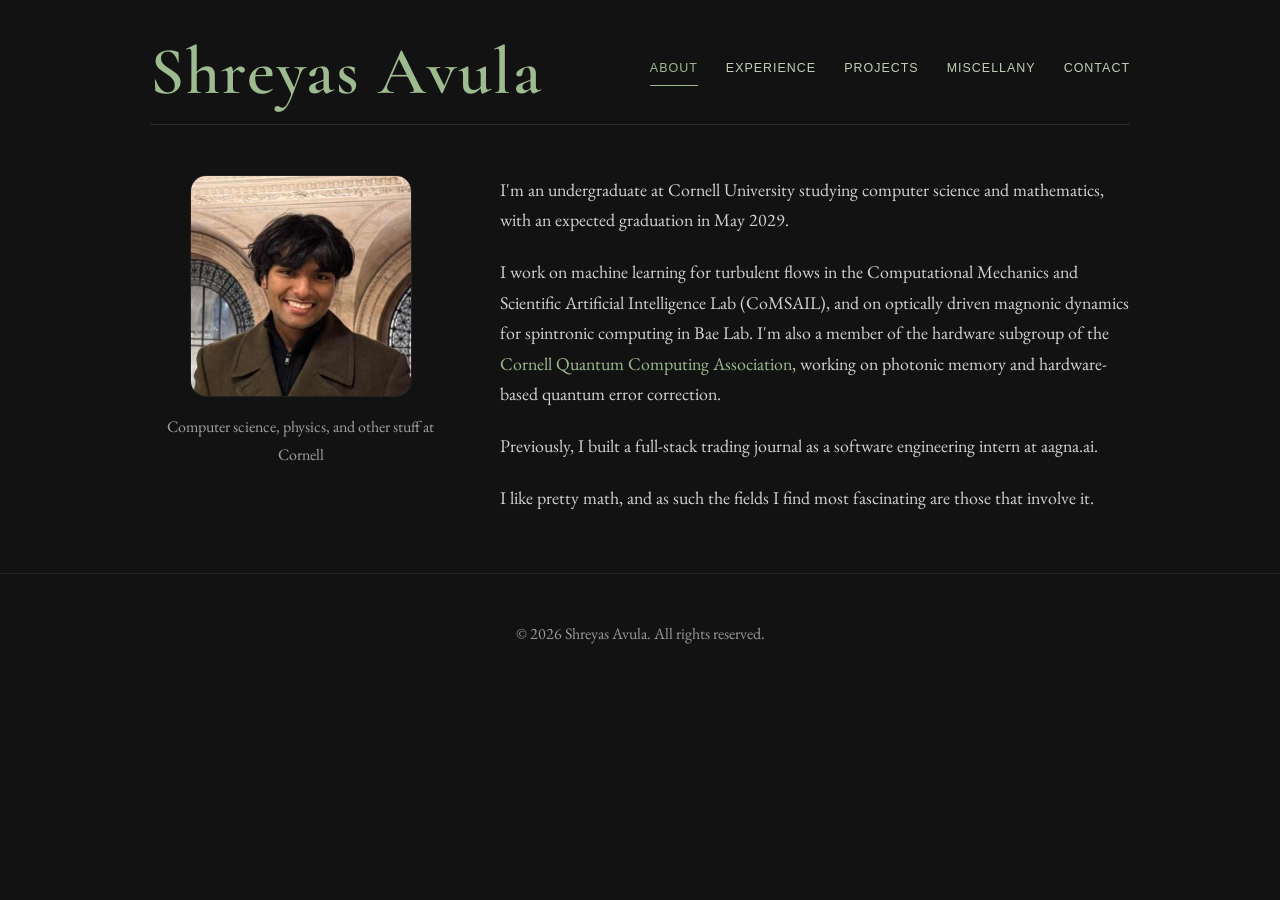
<file: index.html>
<!DOCTYPE html>
<html lang="en">
<head>
    <meta charset="UTF-8">
    <meta name="viewport" content="width=device-width, initial-scale=1.0">
    <title>Shreyas Avula</title>
    <link rel="icon" type="image/x-icon" href="images/placeholder.svg">
    <link rel="stylesheet" href="style.css">
</head>
<body data-page="home">
    <div id="site-header"></div>
    <div class="container">
        <div class="main">
            <div class="photo-container">
                <img src="images/me3.jpg" alt="Shreyas Avula" class="photo">
                <p class="tagline">Computer science, physics, and other stuff at Cornell</p>
            </div>
            <main class="page-content">
                <div class="bio">
                    <p>I'm an undergraduate at Cornell University studying computer science and mathematics, with an expected graduation in May 2029.</p>
                    <p>I work on machine learning for turbulent flows in the Computational Mechanics and Scientific Artificial Intelligence Lab (CoMSAIL), and on optically driven magnonic dynamics for spintronic computing in Bae Lab. I'm also a member of the hardware subgroup of the <a href="https://cornellqca.com/">Cornell Quantum Computing Association</a>, working on photonic memory and hardware-based quantum error correction.
                    </p>
                    <p>Previously, I built a full-stack trading journal as a software engineering intern at aagna.ai.

                    </p>
                    <p>I like pretty math, and as such the fields I find most fascinating are those that involve it.</p>
                    
                </div>
            </main>
        </div>
    </div>
    <div id="site-footer"></div>
    <script src="assets/site.js"></script>
</body>
</html>
</file>
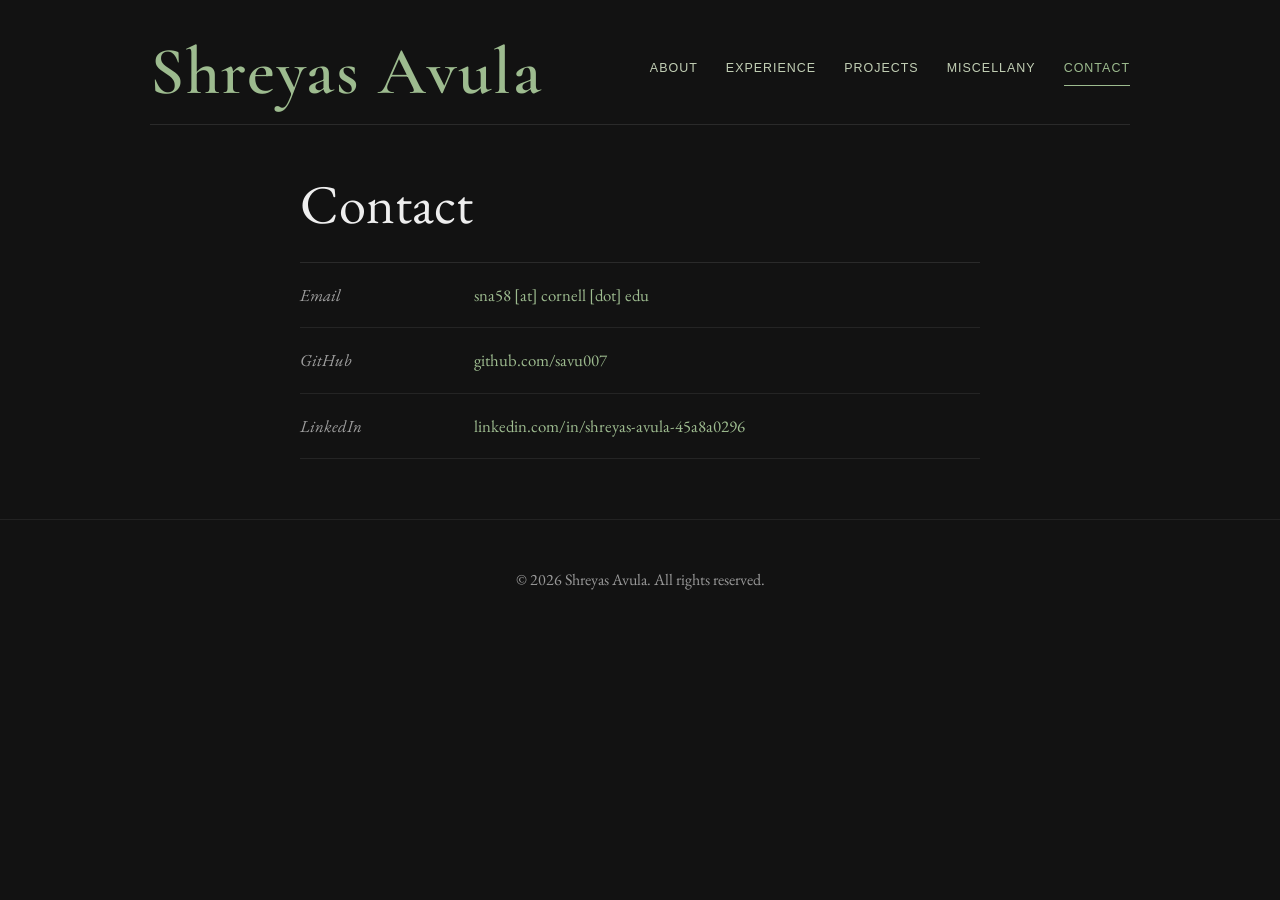
<file: contact.html>
<!DOCTYPE html>
<html lang="en">
<head>
    <meta charset="UTF-8">
    <meta name="viewport" content="width=device-width, initial-scale=1.0">
    <title>Contact - Shreyas Avula</title>
    <link rel="icon" type="image/x-icon" href="images/placeholder.svg">
    <link rel="stylesheet" href="style.css">
</head>
<body data-page="contact">
    <div id="site-header"></div>
    <div class="container">
        <main class="page-content contact-page">
            <h2 class="page-title">Contact</h2>
            
            <div class="contact-list">
                <p><span>Email</span><a href="#" data-email-link>email</a></p>
                <p><span>GitHub</span><a href="https://github.com/savu007">github.com/savu007</a></p>
                <p><span>LinkedIn</span><a href="https://www.linkedin.com/in/shreyas-avula-45a8a0296/">linkedin.com/in/shreyas-avula-45a8a0296</a></p>
            </div>
        </main>
    </div>
    <div id="site-footer"></div>
    <script src="assets/site.js"></script>
</body>
</html>
</file>
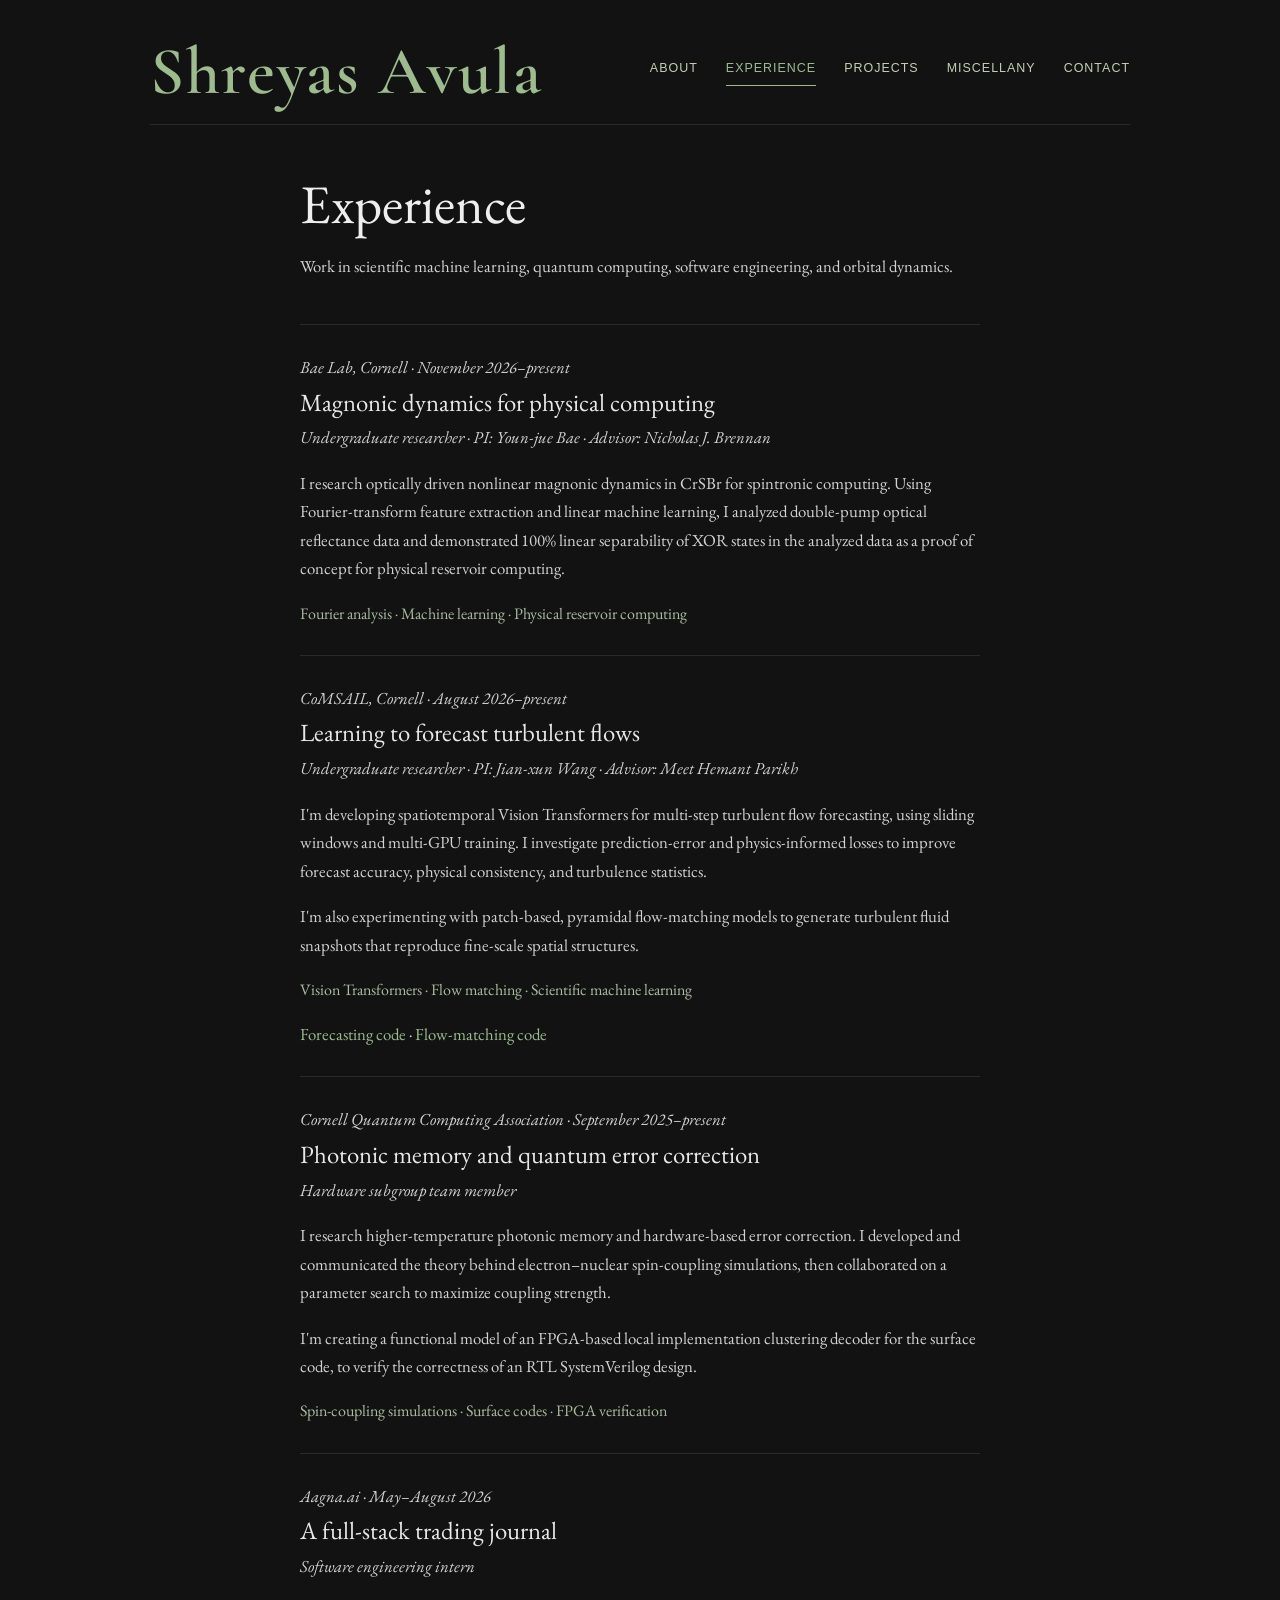
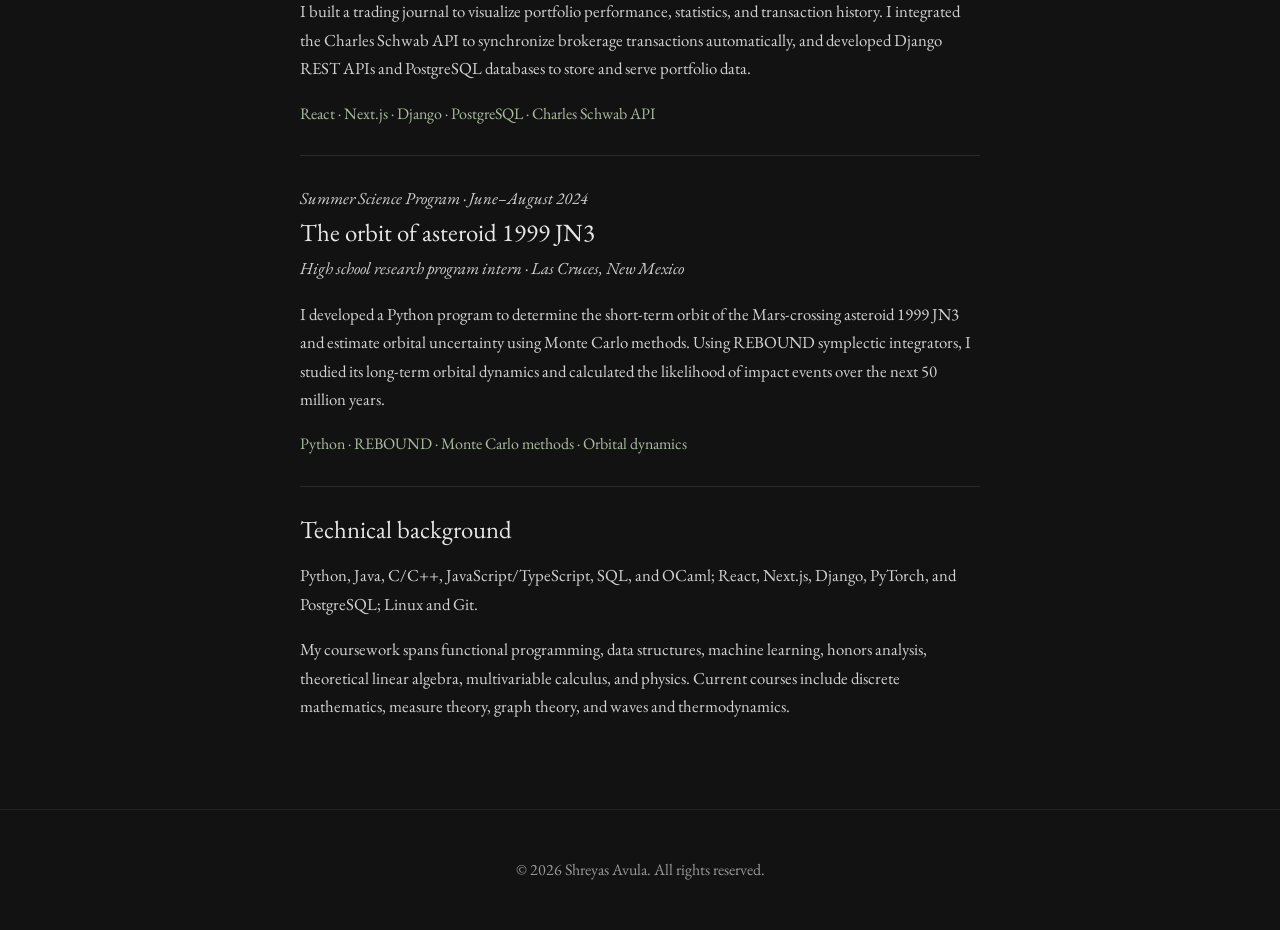
<file: experience.html>
<!DOCTYPE html>
<html lang="en">
<head>
    <meta charset="UTF-8">
    <meta name="viewport" content="width=device-width, initial-scale=1.0">
    <title>Experience - Shreyas Avula</title>
    <link rel="icon" type="image/x-icon" href="images/placeholder.svg">
    <link rel="stylesheet" href="style.css">
</head>
<body data-page="experience">
    <div id="site-header"></div>
    <div class="container">
        <main class="page-content narrow-page">
            <h2 class="page-title">Experience</h2>
            <p class="page-intro">Work in scientific machine learning, quantum computing, software engineering, and orbital dynamics.</p>

            <article class="project-entry">
                <p class="entry-kicker">Bae Lab, Cornell · November 2026–present</p>
                <h3 class="entry-title">Magnonic dynamics for physical computing</h3>
                <p class="entry-meta">Undergraduate researcher · PI: Youn-jue Bae · Advisor: Nicholas J. Brennan</p>
                <p>I research optically driven nonlinear magnonic dynamics in CrSBr for spintronic computing. Using Fourier-transform feature extraction and linear machine learning, I analyzed double-pump optical reflectance data and demonstrated 100% linear separability of XOR states in the analyzed data as a proof of concept for physical reservoir computing.</p>
                <p class="project-tools">Fourier analysis · Machine learning · Physical reservoir computing</p>
            </article>

            <article class="project-entry">
                <p class="entry-kicker">CoMSAIL, Cornell · August 2026–present</p>
                <h3 class="entry-title">Learning to forecast turbulent flows</h3>
                <p class="entry-meta">Undergraduate researcher · PI: Jian-xun Wang · Advisor: Meet Hemant Parikh</p>
                <p>I'm developing spatiotemporal Vision Transformers for multi-step turbulent flow forecasting, using sliding windows and multi-GPU training. I investigate prediction-error and physics-informed losses to improve forecast accuracy, physical consistency, and turbulence statistics.</p>
                <p>I'm also experimenting with patch-based, pyramidal flow-matching models to generate turbulent fluid snapshots that reproduce fine-scale spatial structures.</p>
                <p class="project-tools">Vision Transformers · Flow matching · Scientific machine learning</p>
                <p><a href="https://github.com/savu007/fluid-vit">Forecasting code</a> · <a href="https://github.com/savu007/laplace-fm">Flow-matching code</a></p>
            </article>

            <article class="project-entry">
                <p class="entry-kicker">Cornell Quantum Computing Association · September 2025–present</p>
                <h3 class="entry-title">Photonic memory and quantum error correction</h3>
                <p class="entry-meta">Hardware subgroup team member</p>
                <p>I research higher-temperature photonic memory and hardware-based error correction. I developed and communicated the theory behind electron–nuclear spin-coupling simulations, then collaborated on a parameter search to maximize coupling strength.</p>
                <p>I'm creating a functional model of an FPGA-based local implementation clustering decoder for the surface code, to verify the correctness of an RTL SystemVerilog design.</p>
                <p class="project-tools">Spin-coupling simulations · Surface codes · FPGA verification</p>
            </article>

            <article class="project-entry">
                <p class="entry-kicker">Aagna.ai · May–August 2026</p>
                <h3 class="entry-title">A full-stack trading journal</h3>
                <p class="entry-meta">Software engineering intern</p>
                <p>I built a trading journal to visualize portfolio performance, statistics, and transaction history. I integrated the Charles Schwab API to synchronize brokerage transactions automatically, and developed Django REST APIs and PostgreSQL databases to store and serve portfolio data.</p>
                <p class="project-tools">React · Next.js · Django · PostgreSQL · Charles Schwab API</p>
            </article>

            <article class="project-entry">
                <p class="entry-kicker">Summer Science Program · June–August 2024</p>
                <h3 class="entry-title">The orbit of asteroid 1999 JN3</h3>
                <p class="entry-meta">High school research program intern · Las Cruces, New Mexico</p>
                <p>I developed a Python program to determine the short-term orbit of the Mars-crossing asteroid 1999 JN3 and estimate orbital uncertainty using Monte Carlo methods. Using REBOUND symplectic integrators, I studied its long-term orbital dynamics and calculated the likelihood of impact events over the next 50 million years.</p>
                <p class="project-tools">Python · REBOUND · Monte Carlo methods · Orbital dynamics</p>
            </article>

<section class="project-entry" aria-labelledby="skills-title">
                <h3 class="entry-title" id="skills-title">Technical background</h3>
                <p>Python, Java, C/C++, JavaScript/TypeScript, SQL, and OCaml; React, Next.js, Django, PyTorch, and PostgreSQL; Linux and Git.</p>
                <p>My coursework spans functional programming, data structures, machine learning, honors analysis, theoretical linear algebra, multivariable calculus, and physics. Current courses include discrete mathematics, measure theory, graph theory, and waves and thermodynamics.</p>
            </section>
        </main>
    </div>
    <div id="site-footer"></div>
    <script src="assets/site.js"></script>
</body>
</html>
</file>
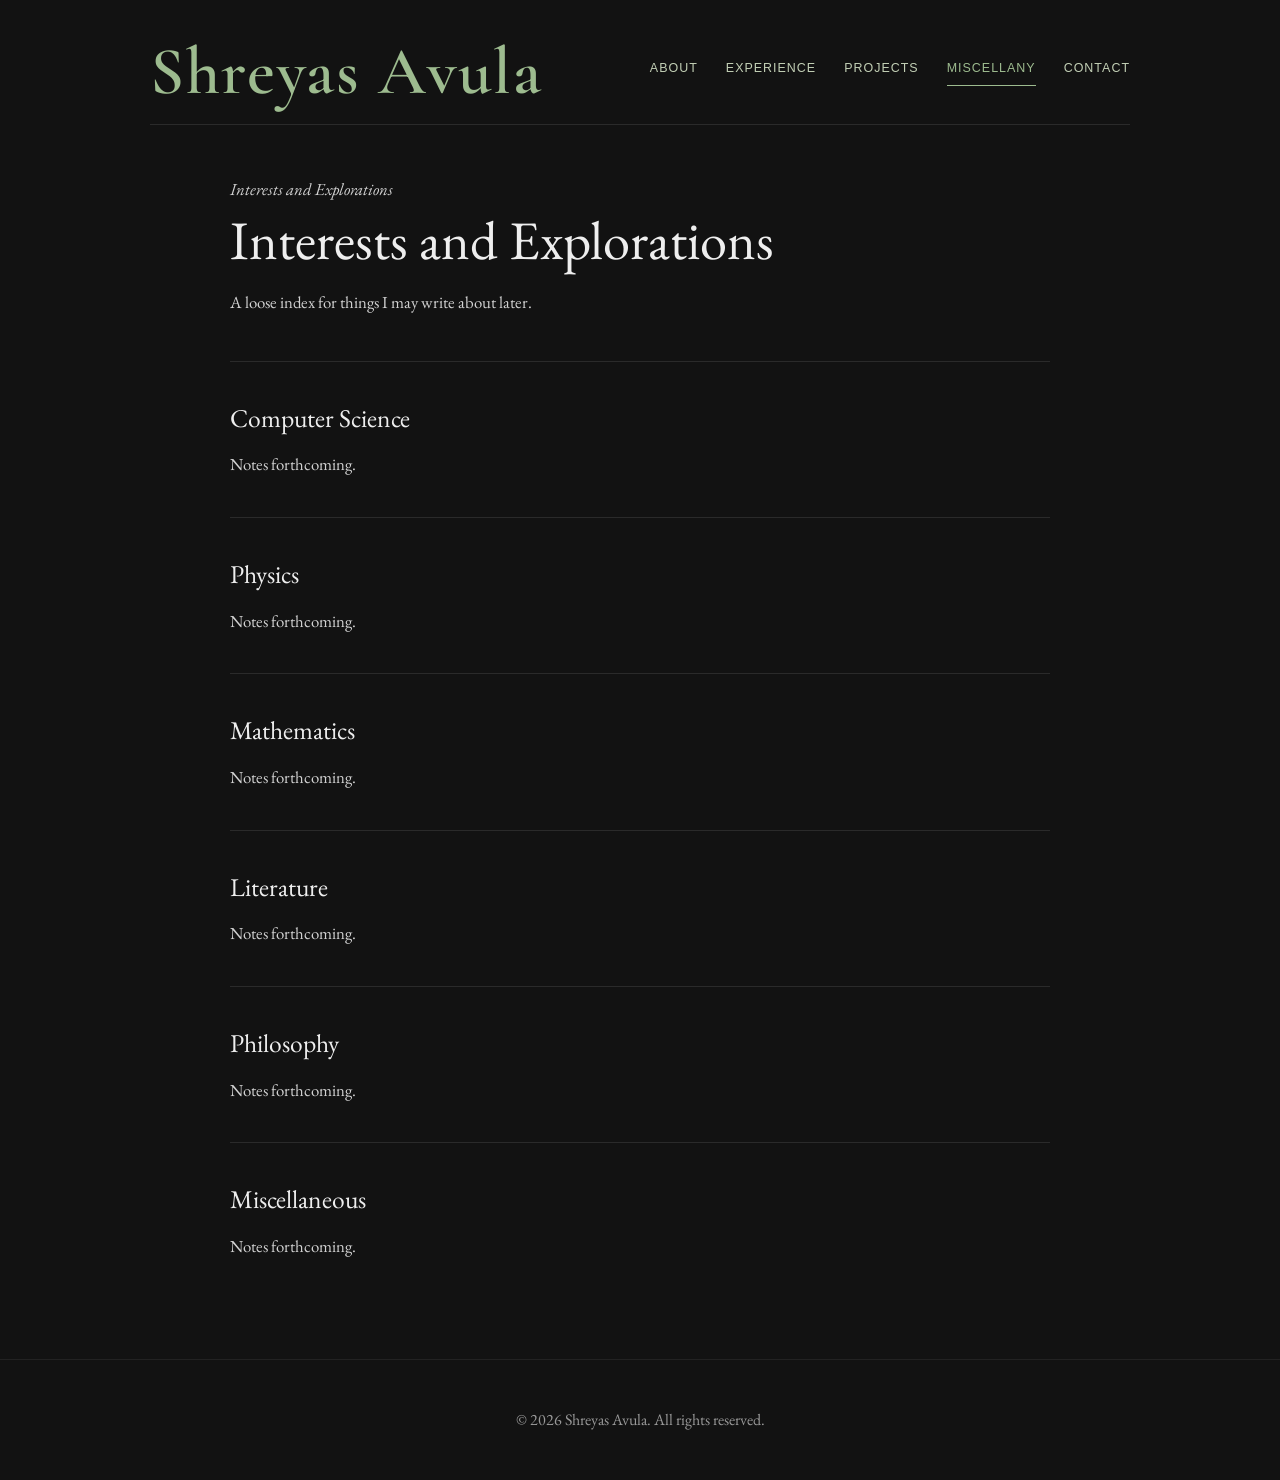
<file: interests.html>
<!DOCTYPE html>
<html lang="en">
<head>
    <meta charset="UTF-8">
    <meta name="viewport" content="width=device-width, initial-scale=1.0">
    <title>Interests - Shreyas Avula</title>
    <link rel="icon" type="image/x-icon" href="images/placeholder.svg">
    <link rel="stylesheet" href="style.css">
</head>
<body data-page="blog">
    <div id="site-header"></div>
    <div class="container">
        <main class="page-content interests-page">
            <p class="eyebrow">Interests and Explorations</p>
            <h2 class="page-title">Interests and Explorations</h2>
            <p class="page-intro">A loose index for things I may write about later.</p>

            <section class="interest-section">
                <h3>Computer Science</h3>
                <p>Notes forthcoming.</p>
            </section>

            <section class="interest-section">
                <h3>Physics</h3>
                <p>Notes forthcoming.</p>
            </section>

            <section class="interest-section">
                <h3>Mathematics</h3>
                <p>Notes forthcoming.</p>
            </section>

            <section class="interest-section">
                <h3>Literature</h3>
                <p>Notes forthcoming.</p>
            </section>

            <section class="interest-section">
                <h3>Philosophy</h3>
                <p>Notes forthcoming.</p>
            </section>

            <section class="interest-section">
                <h3>Miscellaneous</h3>
                <p>Notes forthcoming.</p>
            </section>
        </main>
    </div>
    <div id="site-footer"></div>
    <script src="assets/site.js"></script>
</body>
</html>
</file>
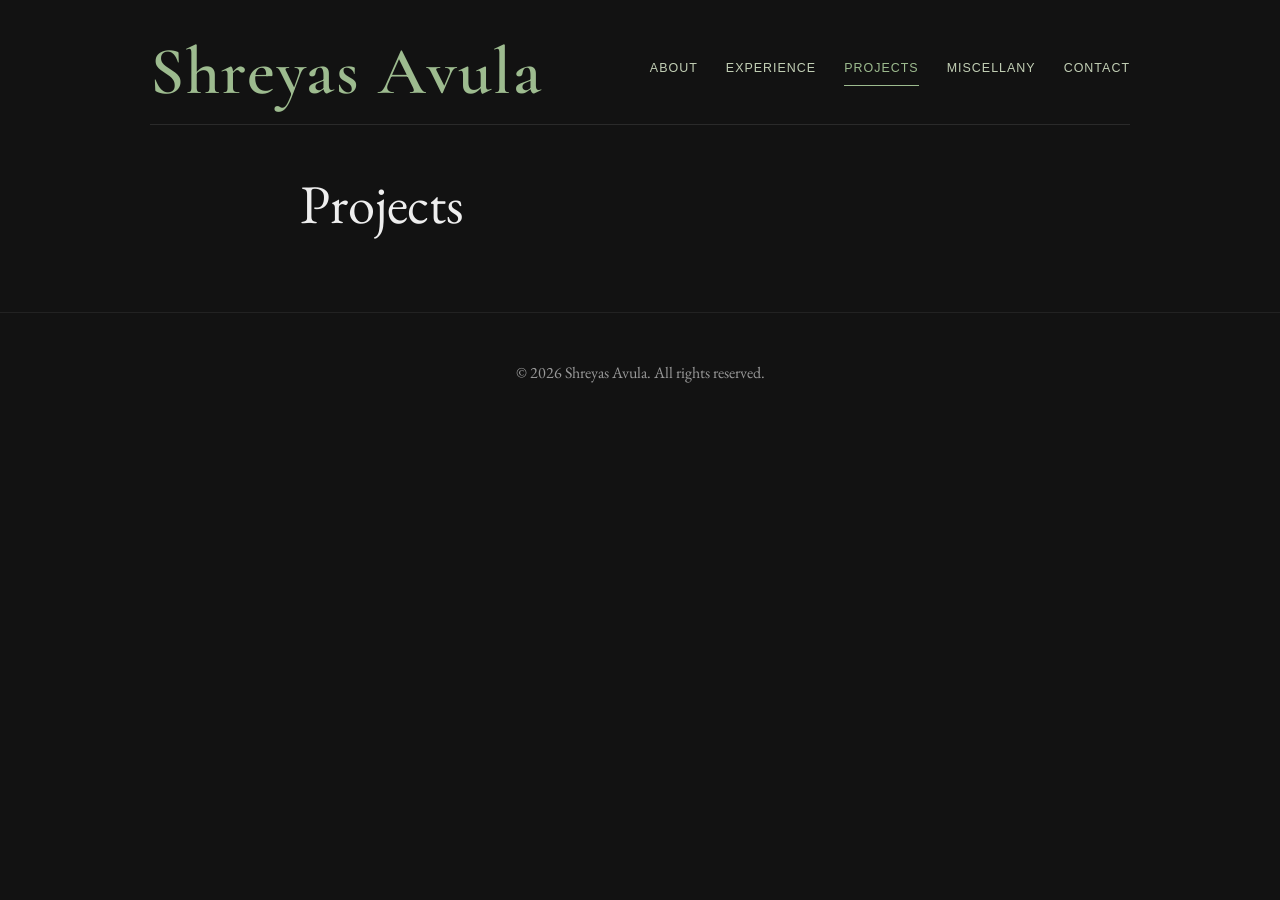
<file: projects.html>
<!DOCTYPE html>
<html lang="en">
<head>
    <meta charset="UTF-8">
    <meta name="viewport" content="width=device-width, initial-scale=1.0">
    <title>Projects - Shreyas Avula</title>
    <link rel="icon" type="image/x-icon" href="images/placeholder.svg">
    <link rel="stylesheet" href="style.css">
</head>
<body data-page="projects">
    <div id="site-header"></div>
    <div class="container">
        <main class="page-content narrow-page">
            <h2 class="page-title">Projects</h2>
            <!-- WIP: Project entries are unpublished for now.
            <article class="project-entry">
                <p class="entry-kicker">Earlier work</p>
                <h3 class="entry-title">Cell and nanotube image recognition</h3>
                <p>An earlier project exploring recognition of cells, vesicles, and the nanotubes connecting cells in images.</p>
                <p><a href="https://github.com/savu007/Nanotube-Quantification-1">View the code</a></p>
            </article>
            -->
        </main>
    </div>
    <div id="site-footer"></div>
    <script src="assets/site.js"></script>
</body>
</html>
</file>
<file: style.css>
@import url('https://fonts.googleapis.com/css2?family=Cormorant+Garamond:wght@500;600&family=EB+Garamond:ital,wght@0,400;0,500;0,600;1,400&display=swap');

body {
    font-family: 'EB Garamond', serif;
    margin: 0;
    padding: 0;
    background-color: #121212;
    color: #e7e7e7;
    line-height: 1.75;
    min-height: 100vh;
}

h1, h2, h3, h4, h5, h6 {
    font-family: 'EB Garamond', Georgia, serif;
    letter-spacing: 0;
}

header.top-header {
    display: flex;
    justify-content: space-between;
    align-items: center;
    gap: 34px;
    width: min(980px, calc(100% - 40px));
    padding: 40px 0 20px;
    border-bottom: 1px solid #2a2a2a;
    margin: 0 auto 30px;
}

.site-title {
    font-family: 'Cormorant Garamond', 'EB Garamond', Georgia, serif;
    font-size: clamp(2.45rem, 6vw, 4.2rem);
    margin: 0;
    color: #9dbb8f;
    font-weight: 600;
    line-height: 0.95;
    letter-spacing: 0.025em;
    flex-shrink: 0;
    transition: color 0.3s ease;
}

.photo-container {
    display: flex;
    flex-direction: column;
    align-items: center;
    gap: 16px;
}

p.tagline {
    font-size: 1em;
    color: #a0a0a0;
    margin: 0;
    text-align: center;
}


.container {
    max-width: 980px;
    margin: 0 auto;
    padding: 20px 20px 60px;
}

.nav-bar {
    display: flex;
    justify-content: flex-end;
    flex-wrap: wrap;
    gap: 28px;
    padding: 0;
    margin: 0;
}

.nav-bar a {
    color: #c2cfb5;
    text-decoration: none;
    font-family: Helvetica, Arial, sans-serif;
    font-size: 0.78rem;
    letter-spacing: 0.08em;
    text-transform: uppercase;
}

.nav-bar a.current {
    color: #9dbb8f;
    border-bottom: 1px solid #9dbb8f;
    padding-bottom: 5px;
}

.main {
    display: flex;
    align-items: flex-start;
    gap: 48px;
}

.photo {
    width: 220px;
    height: 220px;
    object-fit: cover;
    border-radius: 16px;
    border: 1px solid #222;
    background-color: #171717;
    flex-shrink: 0;
}

.page-content {
    max-width: 1000px;
    margin: 0 auto;
}

.page-content p {
    font-size: 1.05em;
    color: #d2d2d2;
    line-height: 1.7;
}

.page-content a {
    color: #9dbb8f;
    text-decoration: none;
}

.page-content a:hover {
    text-decoration: underline;
}

.eyebrow {
    color: #a0a0a0;
    font-style: italic;
    margin: 0 0 8px;
}

.page-title {
    font-family: 'EB Garamond', serif;
    font-size: clamp(2rem, 5vw, 3.4rem);
    font-weight: 400;
    line-height: 1.08;
    margin: 0 0 18px;
    color: #eeeeee;
    letter-spacing: 0;
}

.page-intro {
    max-width: 680px;
    margin: 0 0 44px;
    color: #cfcfcf;
}

.miscellany-page {
    max-width: 900px;
}

.narrow-page {
    max-width: 680px;
}

.miscellany-preview,
.interest-section {
    border-top: 1px solid #2a2a2a;
}

.miscellany-list {
    margin-top: 8px;
}

.miscellany-preview {
    padding: 30px 0;
}

.photo-feature-link {
    display: block;
}

.photo-feature-link:hover {
    text-decoration: none;
}

.photo-feature-link:hover .entry-title {
    text-decoration: underline;
}

.photo-feature .entry-kicker,
.photo-feature .entry-title,
.photo-feature .entry-meta {
    display: block;
}

.photo-feature .entry-kicker,
.photo-feature .entry-meta {
    color: #9f9f9f;
}

.photo-feature .entry-title {
    color: #e7e7e7;
}

.photo-lead-grid {
    display: grid;
    grid-template-columns: minmax(0, 1.45fr) minmax(180px, 0.9fr);
    grid-template-rows: repeat(2, minmax(150px, 1fr));
    margin-top: 20px;
    overflow: hidden;
    border: 1px solid #252525;
    border-radius: 8px;
}

.photo-lead-grid img {
    display: block;
    height: 100%;
    object-fit: cover;
    width: 100%;
}

.photo-lead-grid img:nth-child(3) {
    grid-column: 2;
    grid-row: 1 / span 2;
}

.entry-meta {
    color: #9f9f9f;
    font-style: italic;
    margin: -4px 0 10px;
}

.entry-kicker {
    color: #9f9f9f;
    font-size: 0.95em;
    font-style: italic;
    margin: 0 0 6px;
}

.entry-title {
    font-family: 'EB Garamond', serif;
    font-size: 1.55em;
    font-weight: 400;
    line-height: 1.2;
    margin: 0 0 10px;
    letter-spacing: 0;
}

.interests-page {
    max-width: 820px;
}

.gallery-page {
    max-width: 980px;
}

.photo-gallery {
    columns: 2 300px;
    column-gap: 16px;
}

.photo-gallery figure {
    break-inside: avoid;
    margin: 0 0 16px;
}

.photo-gallery img {
    background-color: #171717;
    border: 1px solid #252525;
    border-radius: 6px;
    display: block;
    height: auto;
    image-orientation: from-image;
    width: 100%;
}

.gallery-note {
    color: #a0a0a0;
    margin-top: 28px;
}

.interest-section {
    padding: 34px 0 38px;
}

.interest-section h3 {
    font-family: 'EB Garamond', serif;
    font-size: 1.6em;
    font-weight: 400;
    margin: 0 0 10px;
    color: #eeeeee;
    letter-spacing: 0;
}

.interest-section p {
    max-width: 720px;
    margin: 0;
}

.contact-page {
    max-width: 680px;
}

.contact-list {
    border-top: 1px solid #2a2a2a;
    margin-top: 28px;
}

.contact-list p {
    display: grid;
    grid-template-columns: 150px 1fr;
    gap: 24px;
    align-items: baseline;
    border-bottom: 1px solid #242424;
    margin: 0;
    padding: 18px 0;
}

.contact-list a {
    overflow-wrap: anywhere;
}

.contact-list span {
    color: #9f9f9f;
    font-style: italic;
}

.bio p {
    font-size: 1.12em;
    max-width: 660px;
    margin: 0;
    color: #d2d2d2;
}

.muted-note {
    color: #a0a0a0;
    margin: 0;
}

.bio p + p {
    margin-top: 1.2em;
}

.project-entry {
    border-top: 1px solid #2a2a2a;
    padding: 28px 0;
}

.project-entry p:last-child {
    margin-bottom: 0;
}

.project-entry .project-tools {
    color: #aabca0;
    font-size: 1rem;
}

a:focus-visible {
    outline: 2px solid #9dbb8f;
    outline-offset: 5px;
}

footer {
    color: #999999;
    text-align: center;
    padding: 30px 20px;
    border-top: 1px solid #222;
}

@media (max-width: 860px) {
    header.top-header {
        flex-direction: column;
        align-items: center;
        gap: 18px;
        width: calc(100% - 32px);
        padding-top: 30px;
        margin-bottom: 22px;
        text-align: center;
    }

    .site-title {
        font-size: clamp(2.6rem, 14vw, 3.6rem);
    }

    .nav-bar {
        justify-content: center;
        gap: 10px 18px;
        max-width: 340px;
    }

    .nav-bar a {
        font-size: 0.78rem;
        line-height: 1.3;
    }

    .container {
        padding: 8px 18px 48px;
    }

    .main {
        flex-direction: column;
        align-items: center;
        text-align: center;
        gap: 28px;
    }

    .photo {
        width: min(220px, 72vw);
        height: min(220px, 72vw);
        border-radius: 14px;
    }

    .bio p,
    .page-content p {
        font-size: 1.05em;
        max-width: none;
    }

    .miscellany-preview {
        padding: 26px 0;
    }

    .photo-lead-grid {
        grid-template-columns: 1fr;
        grid-template-rows: none;
    }

    .photo-lead-grid img {
        aspect-ratio: 4 / 3;
    }

    .photo-lead-grid img:nth-child(3) {
        grid-column: auto;
        grid-row: auto;
    }

    .interest-section {
        padding: 28px 0 32px;
    }

    .contact-list p {
        grid-template-columns: 1fr;
        gap: 4px;
        padding: 16px 0;
    }
}

@media (max-width: 420px) {
    .nav-bar {
        gap: 8px 14px;
    }

    .nav-bar a {
        font-size: 0.76rem;
    }

    p.tagline {
        font-size: 0.98em;
    }
}
</file>
